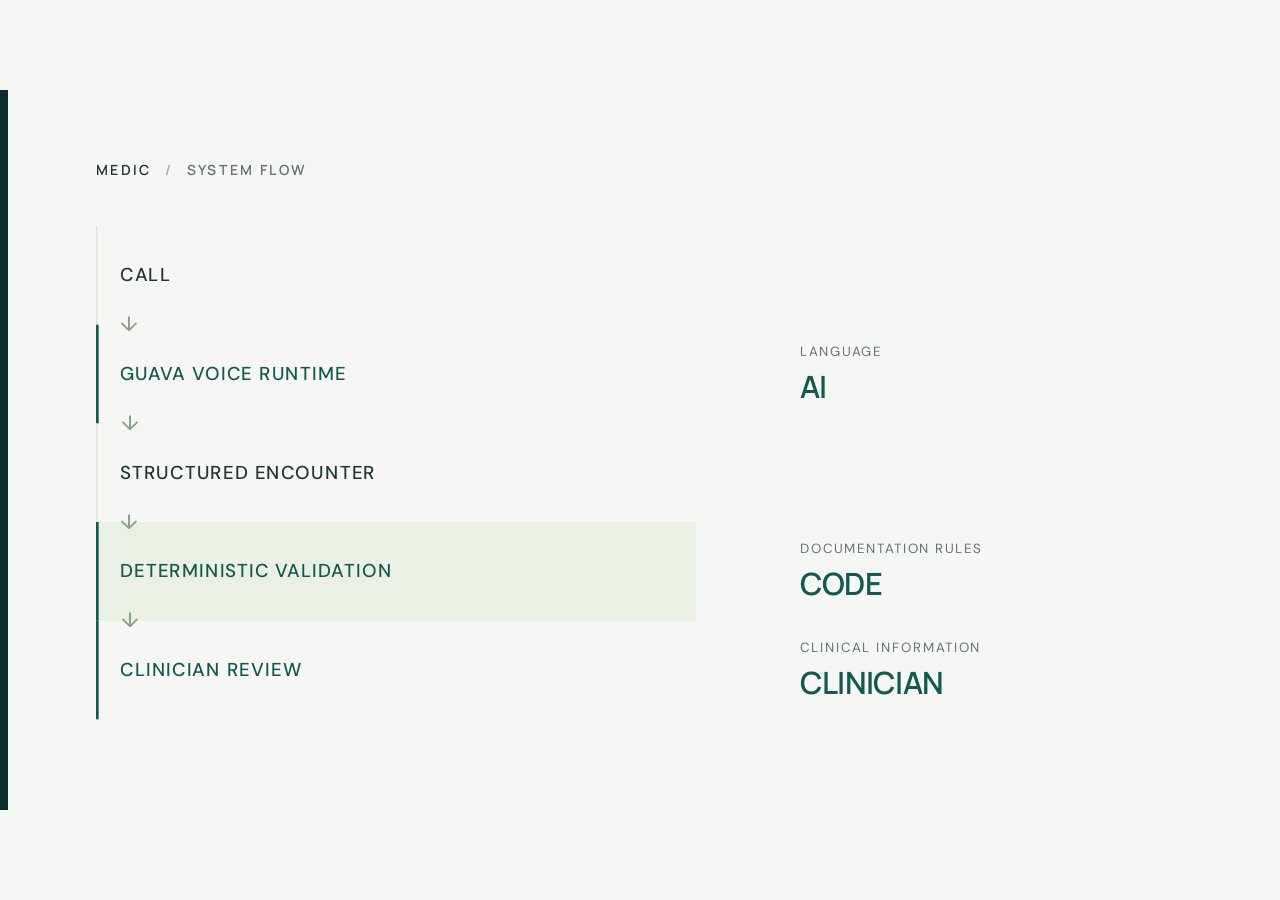
<file: medic-main/demo/architecture.html>
<!doctype html>
<html lang="en">
<head>
  <meta charset="utf-8">
  <meta name="viewport" content="width=device-width, initial-scale=1">
  <title>Medic — System flow</title>
  <link rel="stylesheet" href="scenes.css">
  <script src="fit.js" defer></script>
</head>
<body>
  <main class="scene architecture" aria-label="Medic system flow and responsibilities">
    <h1 class="eyebrow"><span class="brand">MEDIC</span><span class="slash">/</span>SYSTEM FLOW</h1>
    <div class="system">
      <ol class="system-flow">
        <li>CALL</li>
        <li class="voice">GUAVA VOICE RUNTIME</li>
        <li>STRUCTURED ENCOUNTER</li>
        <li class="validation">DETERMINISTIC VALIDATION</li>
        <li class="review">CLINICIAN REVIEW</li>
      </ol>
      <div class="system-roles">
        <dl class="system-role language"><dt>LANGUAGE</dt><dd>AI</dd></dl>
        <dl class="system-role rules"><dt>DOCUMENTATION RULES</dt><dd>CODE</dd></dl>
        <dl class="system-role clinician"><dt>CLINICAL INFORMATION</dt><dd>CLINICIAN</dd></dl>
      </div>
    </div>
  </main>
</body>
</html>
</file>
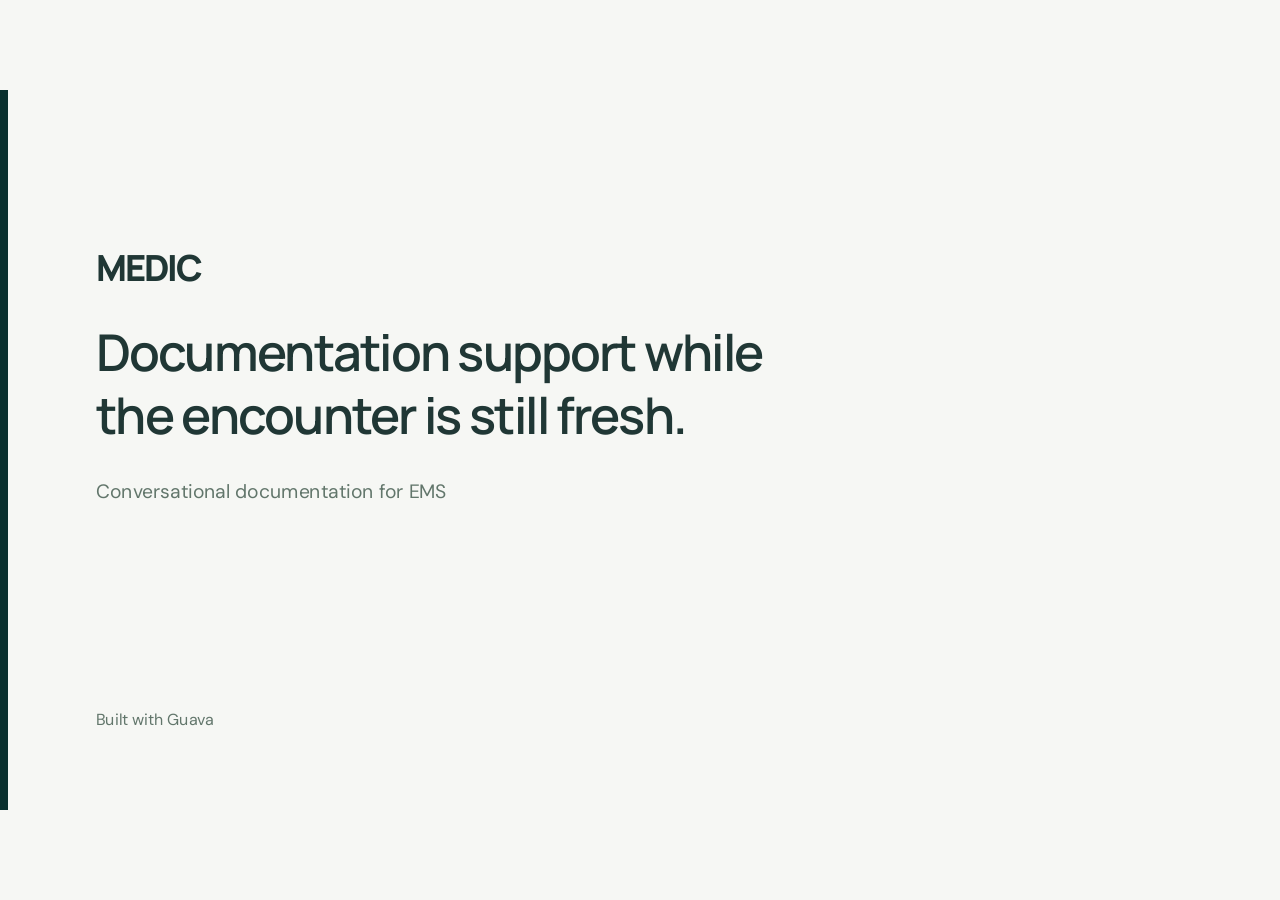
<file: medic-main/demo/end.html>
<!doctype html>
<html lang="en">
<head>
  <meta charset="utf-8">
  <meta name="viewport" content="width=device-width, initial-scale=1">
  <title>Medic — End</title>
  <link rel="stylesheet" href="scenes.css">
  <script src="fit.js" defer></script>
</head>
<body>
  <main class="scene end" aria-labelledby="title">
    <p class="wordmark">MEDIC</p>
    <h1 id="title">Documentation support while<br>the encounter is still fresh.</h1>
    <p class="scope">Conversational documentation for EMS</p>
    <p class="credit">Built with Guava</p>
  </main>
</body>
</html>
</file>
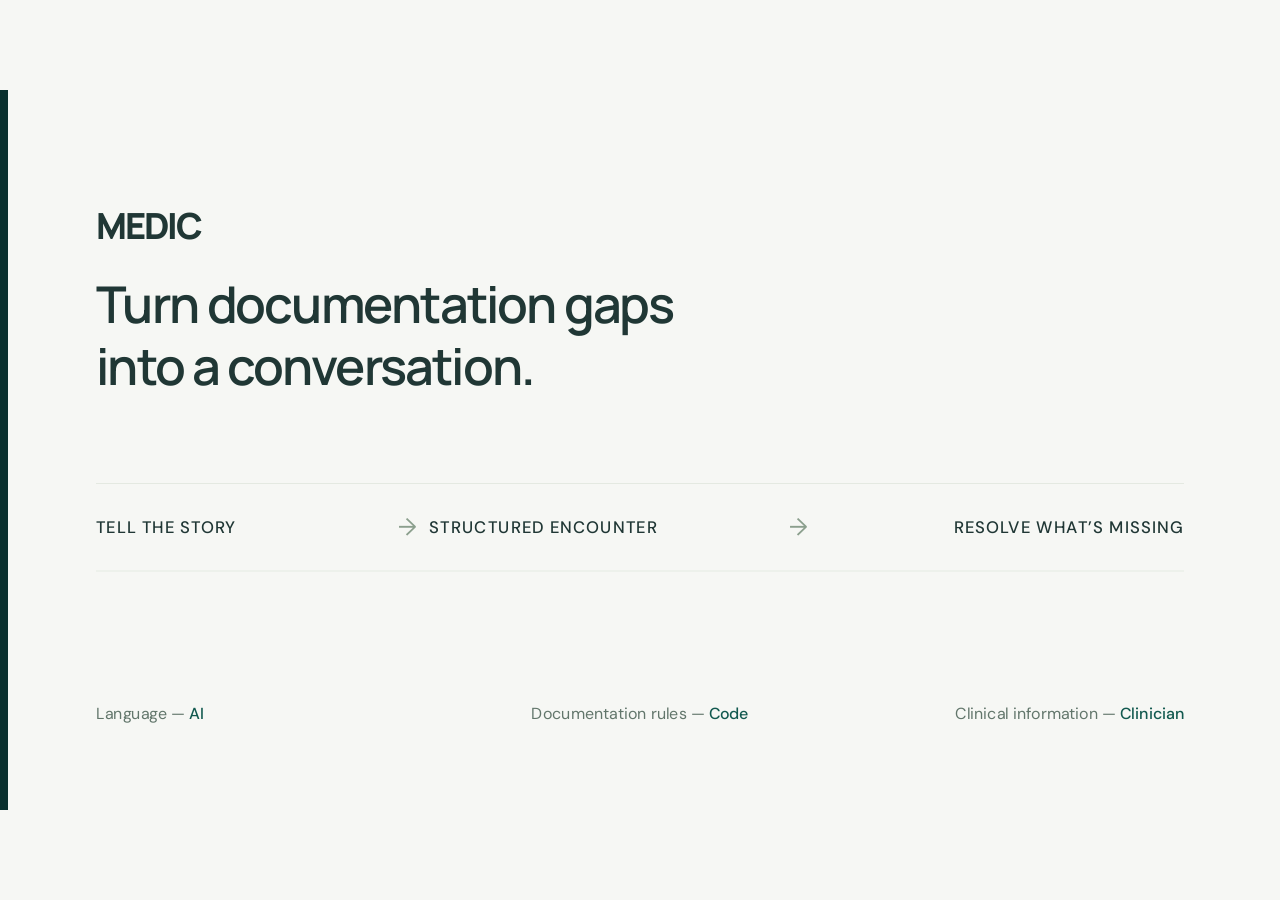
<file: medic-main/demo/medic.html>
<!doctype html>
<html lang="en">
<head>
  <meta charset="utf-8">
  <meta name="viewport" content="width=device-width, initial-scale=1">
  <title>Medic — Conversation</title>
  <link rel="stylesheet" href="scenes.css">
  <script src="fit.js" defer></script>
</head>
<body>
  <main class="scene medic" aria-labelledby="title">
    <p class="wordmark">MEDIC</p>
    <h1 id="title">Turn documentation gaps<br>into a conversation.</h1>
    <ol class="story-flow" aria-label="Documentation flow">
      <li>TELL THE STORY</li>
      <li class="arrow" aria-hidden="true">→</li>
      <li>STRUCTURED ENCOUNTER</li>
      <li class="arrow" aria-hidden="true">→</li>
      <li>RESOLVE WHAT’S MISSING</li>
    </ol>
    <div class="responsibilities">
      <p>Language — <strong>AI</strong></p>
      <p>Documentation rules — <strong>Code</strong></p>
      <p>Clinical information — <strong>Clinician</strong></p>
    </div>
  </main>
</body>
</html>
</file>
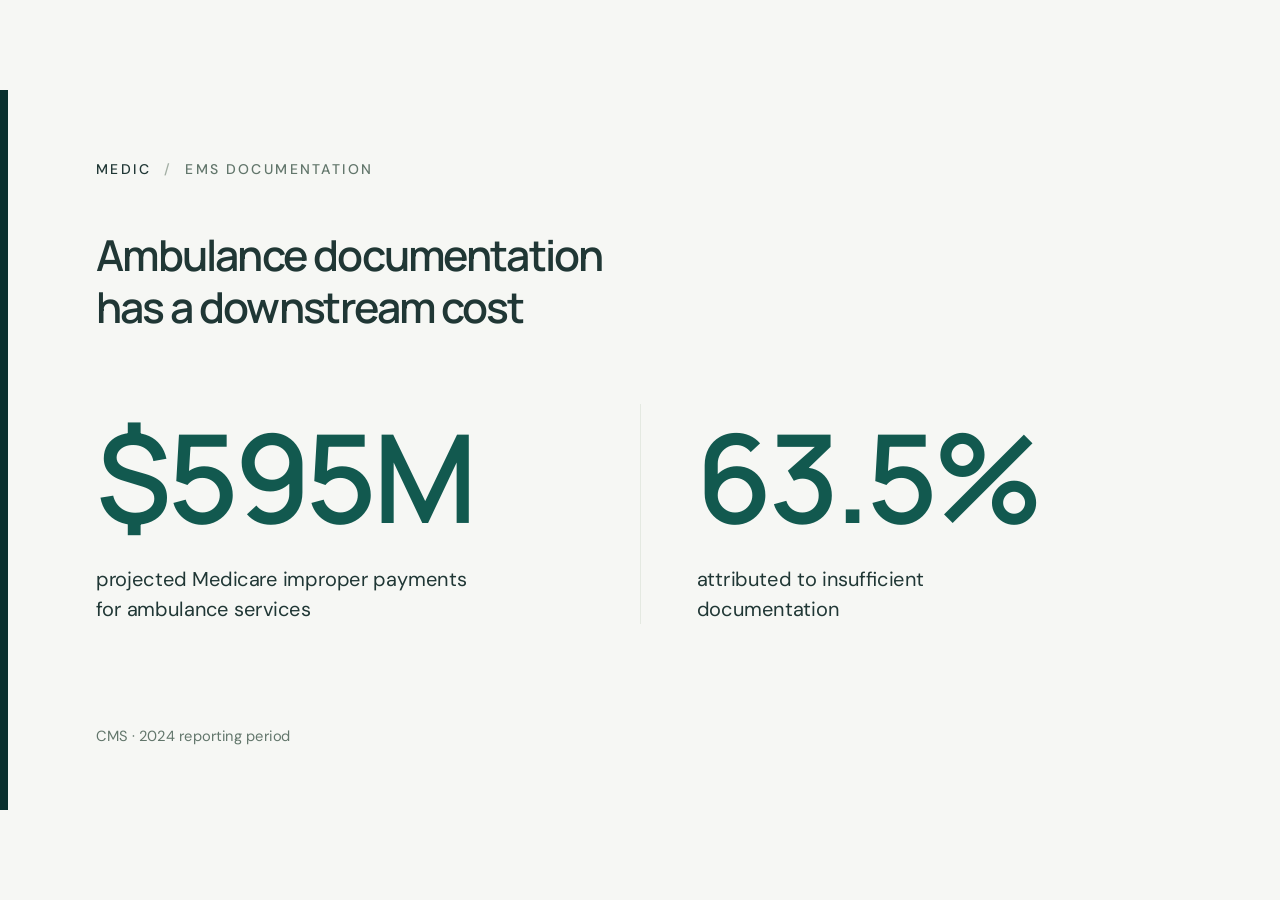
<file: medic-main/demo/problem.html>
<!doctype html>
<html lang="en">
<head>
  <meta charset="utf-8">
  <meta name="viewport" content="width=device-width, initial-scale=1">
  <title>Medic — Problem</title>
  <link rel="stylesheet" href="scenes.css">
  <script src="fit.js" defer></script>
</head>
<body>
  <main class="scene problem" aria-labelledby="title">
    <p class="eyebrow"><span class="brand">MEDIC</span><span class="slash">/</span>EMS DOCUMENTATION</p>
    <h1 id="title">Ambulance documentation<br>has a downstream cost</h1>
    <div class="statistics">
      <dl class="statistic">
        <dd>$595M</dd>
        <dt>projected Medicare improper payments<br>for ambulance services</dt>
      </dl>
      <dl class="statistic">
        <dd>63.5%</dd>
        <dt>attributed to insufficient<br>documentation</dt>
      </dl>
    </div>
    <p class="source">CMS · 2024 reporting period</p>
  </main>
</body>
</html>
</file>
<file: medic-main/demo/scenes.css>
@font-face{font-family:'DM Sans';font-style:normal;font-weight:400;font-display:block;src:url('assets/dm-sans-regular.ttf') format('truetype')}
@font-face{font-family:'DM Sans';font-style:normal;font-weight:500;font-display:block;src:url('assets/dm-sans-medium.ttf') format('truetype')}
@font-face{font-family:Manrope;font-style:normal;font-weight:600;font-display:block;src:url('assets/manrope-semibold.ttf') format('truetype')}
@font-face{font-family:Manrope;font-style:normal;font-weight:800;font-display:block;src:url('assets/manrope-extrabold.ttf') format('truetype')}

:root{color-scheme:light;color:var(--ink);--paper:#f6f7f4;--ink:#203735;--green:#12594f;--muted:#62766b;--line:#dce3d8;--soft:#eaf0e3;--scale:1;font-family:'DM Sans',Arial,sans-serif;font-synthesis:none}
*{box-sizing:border-box}
html,body{margin:0;width:100%;height:100%;overflow:hidden;background:var(--paper)}
body{display:grid;place-items:center}
.scene{width:1920px;height:1080px;flex:none;overflow:hidden;background:var(--paper);transform:scale(var(--scale));transform-origin:center;position:absolute;left:50%;top:50%;margin-left:-960px;margin-top:-540px;padding:104px 144px}
.scene::before{content:'';position:absolute;inset:0 auto 0 0;width:12px;background:#0a302e}
.eyebrow{margin:0;font-size:21px;font-weight:500;letter-spacing:3.5px;line-height:1.5;color:var(--muted)}
.eyebrow .brand{color:var(--ink)}
.eyebrow .slash{display:inline-block;margin:0 20px;color:#a3afa4}
h1,p,dl,dd,ol{margin:0}
h1{font-family:Manrope,Arial,sans-serif;font-weight:600;letter-spacing:-2.8px}
.wordmark{font-family:Manrope,Arial,sans-serif;font-weight:800;font-size:54px;letter-spacing:-3px;line-height:1.2}
.problem h1{font-size:64px;line-height:1.23;max-width:1270px;margin-top:73px}
.statistics{display:grid;grid-template-columns:1fr 1fr;margin-top:105px}
.statistic{padding-right:62px}
.statistic+.statistic{padding-left:84px;padding-right:0;border-left:1px solid var(--line)}
.statistic dd{font-family:Manrope,Arial,sans-serif;font-size:184px;line-height:1.18;font-weight:600;letter-spacing:-10px;color:var(--green);font-variant-numeric:lining-nums tabular-nums}
.statistic dt{font-size:30px;line-height:1.5;max-width:630px;margin-top:23px;color:var(--ink)}
.source{position:absolute;left:144px;bottom:96px;font-size:22px;color:var(--muted)}
.medic .wordmark{margin-top:67px}
.medic h1{font-size:76px;line-height:1.22;max-width:1280px;margin-top:39px}
.story-flow{display:grid;grid-template-columns:1fr 64px 1.2fr 64px 1.25fr;align-items:center;margin-top:130px;padding:38px 0;border-top:1px solid var(--line);border-bottom:1px solid var(--line);list-style:none}
.story-flow li{font-size:25px;letter-spacing:1.7px;font-weight:500;line-height:1.5}
.story-flow .arrow{font-size:36px;color:#8b9f8d;font-weight:400;text-align:center}
.story-flow li:last-child{text-align:right}
.responsibilities{display:flex;gap:0;position:absolute;bottom:125px;left:144px;right:144px;font-size:24px;line-height:1.6;color:var(--muted)}
.responsibilities p{flex:1}
.responsibilities p:nth-child(2){text-align:center}
.responsibilities p:last-child{text-align:right}
.responsibilities strong{color:var(--green);font-weight:500}
.architecture .system{display:grid;grid-template-columns:900px 1fr;column-gap:156px;margin-top:68px}
.system-flow{list-style:none;padding:0}
.system-flow li{position:relative;height:148px;display:flex;align-items:center;font-size:28px;letter-spacing:1.8px;font-weight:500;padding-left:34px;border-left:2px solid var(--line)}
.system-flow li::after{content:'↓';position:absolute;left:34px;bottom:-17px;color:#8b9f8d;font-size:31px;line-height:34px;z-index:1}
.system-flow li:last-child::after{content:none}
.system-flow .voice,.system-flow .validation,.system-flow .review{color:var(--green);border-left:4px solid var(--green);padding-left:32px}
.system-flow .validation{background:var(--soft)}
.system-roles{display:grid;grid-template-rows:repeat(5,148px)}
.system-role{display:flex;flex-direction:column;justify-content:center}
.system-role dt{font-size:20px;letter-spacing:2.5px;color:var(--muted);line-height:1.6}
.system-role dd{font-family:Manrope,Arial,sans-serif;font-size:46px;line-height:1.3;font-weight:600;letter-spacing:-1px;color:var(--green);margin-top:7px}
.system-role.language{grid-row:2}
.system-role.rules{grid-row:4}
.system-role.clinician{grid-row:5}
.end .wordmark{margin-top:129px}
.end h1{font-size:76px;line-height:1.25;max-width:1370px;margin-top:47px}
.end .scope{font-size:29px;color:var(--muted);margin-top:46px;line-height:1.5}
.end .credit{position:absolute;left:144px;bottom:118px;font-size:24px;color:var(--muted);line-height:1.5}
@media print{html,body{width:1920px;height:1080px}.scene{transform:none!important}@page{size:1920px 1080px;margin:0}}
</file>
